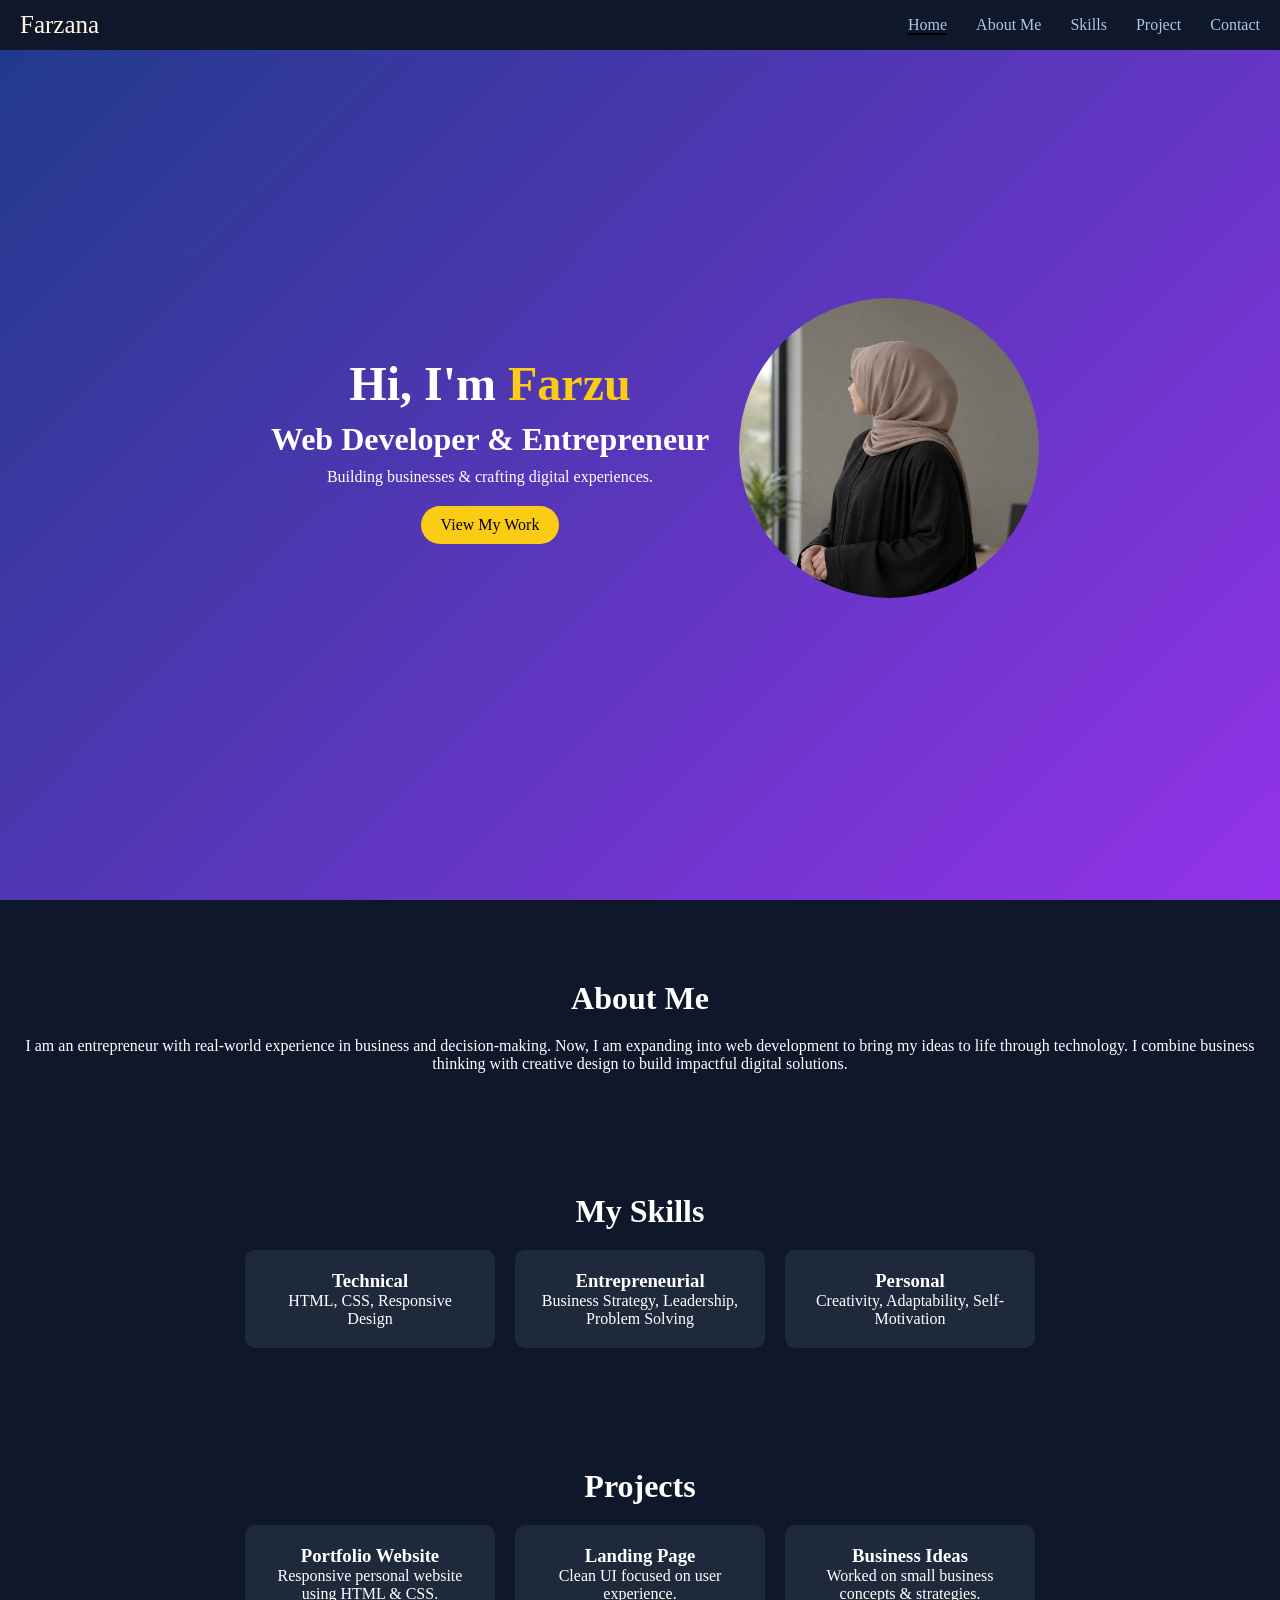
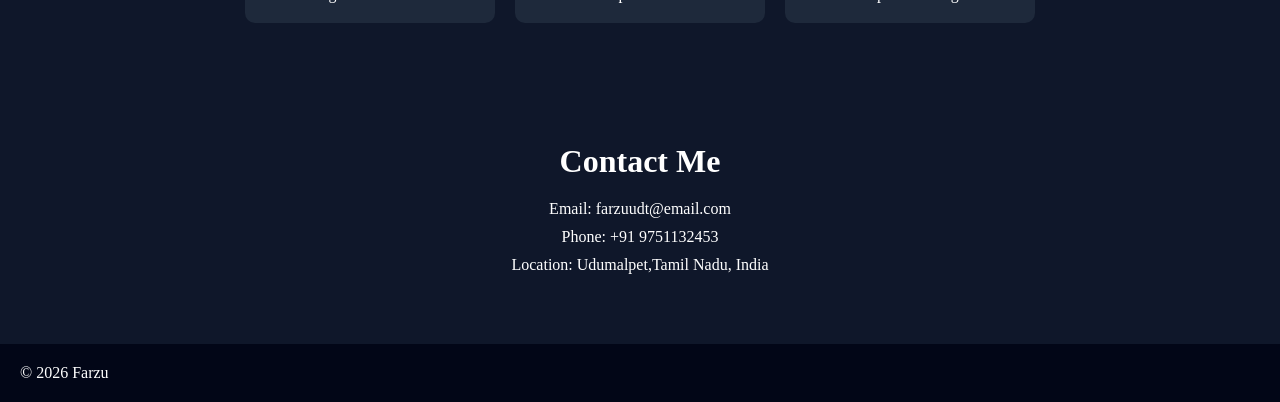
<file: website/index.html>
<!DOCTYPE html>
<html lang="en">
<head>
  <meta charset="UTF-8">
  <title>Farzu's Portfolio</title>
  <link rel="stylesheet" href="roughpfw.css">
  <link href="https://fonts.googleapis.com/css2?family=Poppins:wght@300;500;700&display=swap" rel="stylesheet">
</head>
<body>
    <div class="container">
        <header>
            <a href="#" class="logo">Farzana</a>

            <nav class="navbar">
                <a href="#home" class="one">Home</a>
                <a href="#about">About Me</a>
                <a href="#skills">Skills</a>
                <a href="#projects">Project</a>
                <a href="#contact">Contact</a>
            </nav>
        </header>
    </div>

<!-- HERO SECTION -->
<section class="hero">
  <div class="content" id="home">
    <h1>Hi, I'm <span>Farzu</span></h1>
    <h2>Web Developer & Entrepreneur</h2>
    <p>Building businesses & crafting digital experiences.</p>
    <a href="#projects" class="btn">View My Work</a>
  </div>
           <div>
              <img style="border-radius: 80%;" src="imagepf.png" alt="" width="300px" height="
              300px" class="img.box">
            </div>
</section>

<!-- ABOUT -->
<section class="about" id="about">
  <h2>About Me</h2>
  <p>
    I am an entrepreneur with real-world experience in business and decision-making.
    Now, I am expanding into web development to bring my ideas to life through technology.
    I combine business thinking with creative design to build impactful digital solutions.
  </p>
</section>

<!-- SKILLS -->
<section class="skills" id="skills">
  <h2>My Skills</h2>
  <div class="skill-box">
    <div>
      <h3>Technical</h3>
      <p>HTML, CSS, Responsive Design</p>
    </div>
    <div>
      <h3>Entrepreneurial</h3>
      <p>Business Strategy, Leadership, Problem Solving</p>
    </div>
    <div>
      <h3>Personal</h3>
      <p>Creativity, Adaptability, Self-Motivation</p>
    </div>
  </div>
</section>

<!-- PROJECTS -->
<section class="projects" id="projects">
  <h2>Projects</h2>
  <div class="project-box">
    <div class="card">
      <h3>Portfolio Website</h3>
      <p>Responsive personal website using HTML & CSS.</p>
    </div>
    <div class="card">
      <h3>Landing Page</h3>
      <p>Clean UI focused on user experience.</p>
    </div>
    <div class="card">
      <h3>Business Ideas</h3>
      <p>Worked on small business concepts & strategies.</p>
    </div>
  </div>
</section>

<!-- CONTACT -->
<section class="contact" id="contact">
  <h2>Contact Me</h2>
  <p>Email: farzuudt@email.com</p>
  <p>Phone: +91 9751132453</p>
  <p>Location: Udumalpet,Tamil Nadu, India</p>
</section>

<!-- FOOTER -->
<footer>
  <p>© 2026 Farzu</p>
</footer>

</body>
</html>
</file>
<file: website/roughpfw.css>
*{
    margin: 0px;
    padding: 0px;
    box-sizing: border-box;
    font-family: 'Great Vibes', cursive;
}
html{
  scroll-behavior: smooth;
}
body{
  background:#0f172a;
  color:white;
}
#about{
  padding-top: 80px;
}
header{
    position: absolute;
    width: 100%;
    background:#0f172a;
    display: flex;
    justify-content: space-between;
    align-items: center;
    z-index: 100;
    height: 50px;
    padding: 20px;
}
.logo{
    font-size: 25px;
    color: cornsilk;
    text-decoration: none;
}
.navbar a {
    color: #ACC8E5;
    text-decoration: none;
    margin-left: 25px;
    border-bottom: 2px solid transparent;
    transition: 2s
    
}
.navbar a:hover,
.navbar a.one{
     border-color: black;
}
/* HERO */
.content{
  padding: 30px;
}
.hero{
  height:100vh;
  display:flex;
  justify-content:center;
  align-items:center;
  text-align:center;
  background:linear-gradient(135deg,#1e3a8a,#9333ea);
}

.hero h1{
  font-size:3rem;
}

.hero span{
  color:#facc15;
}

.hero h2{
  margin:10px 0;
}

.btn{
  display:inline-block;
  margin-top:20px;
  padding:10px 20px;
  background:#facc15;
  color:black;
  text-decoration:none;
  border-radius:20px;
  transition:0.8s;
}

.btn:hover{
  background: pink;
}

/* SECTIONS */
section{
  padding:60px 20px;
  text-align:center;
}

h2{
  margin-bottom:20px;
  font-size:2rem;
}

/* SKILLS */
.skill-box{
  display:flex;
  justify-content:center;
  gap:20px;
  flex-wrap:wrap;
}

.skill-box div{
  background:#1e293b;
  padding:20px;
  border-radius:10px;
  width:250px;
  transition:0.3s;
}

.skill-box div:hover{
  transform:translateY(-10px);
}

/* PROJECTS */
.project-box{
  display:flex;
  gap:20px;
  justify-content:center;
  flex-wrap:wrap;
}

.card{
  background:#1e293b;
  padding:20px;
  border-radius:10px;
  width:250px;
  transition:0.3s;
}

.card:hover{
  transform:scale(1.05);
}

/* CONTACT */
.contact p{
  margin:10px 0;
}

/* FOOTER */
footer{
  padding:20px;
  background:#020617;
}
</file>
